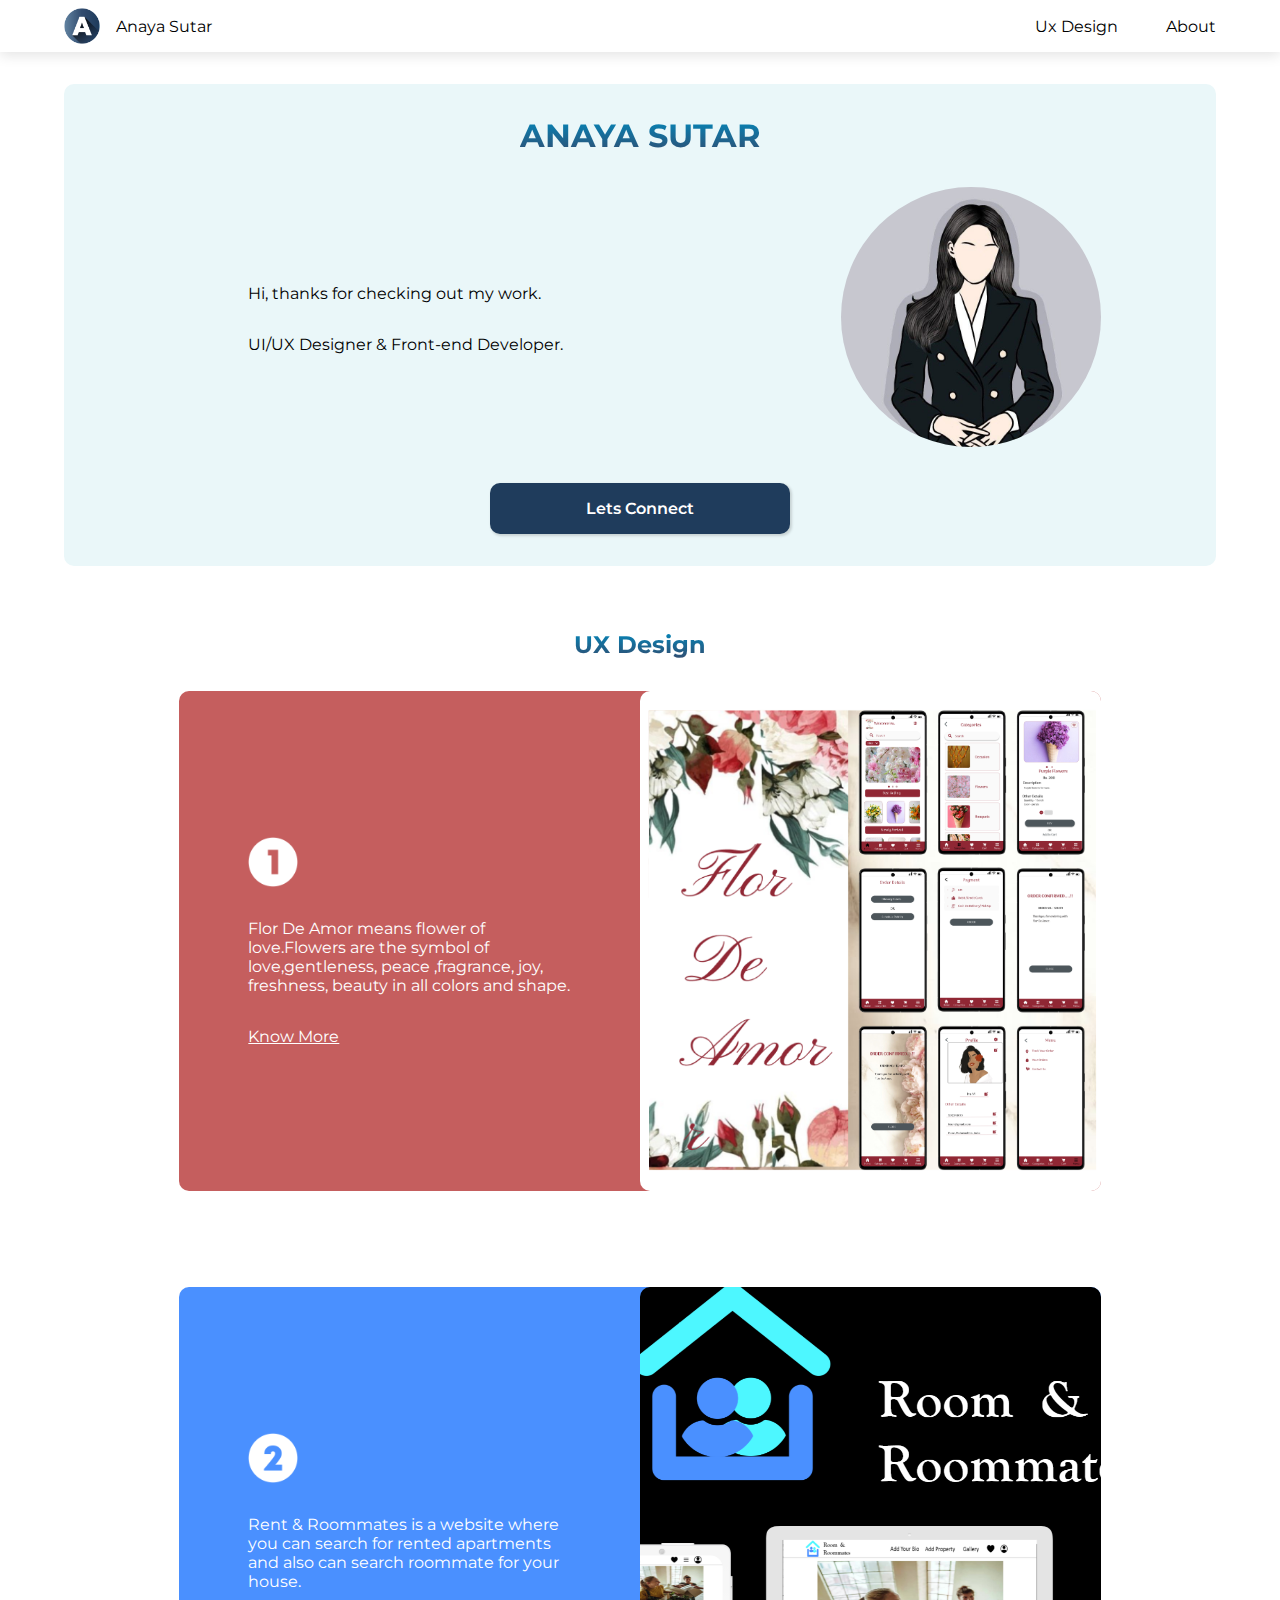
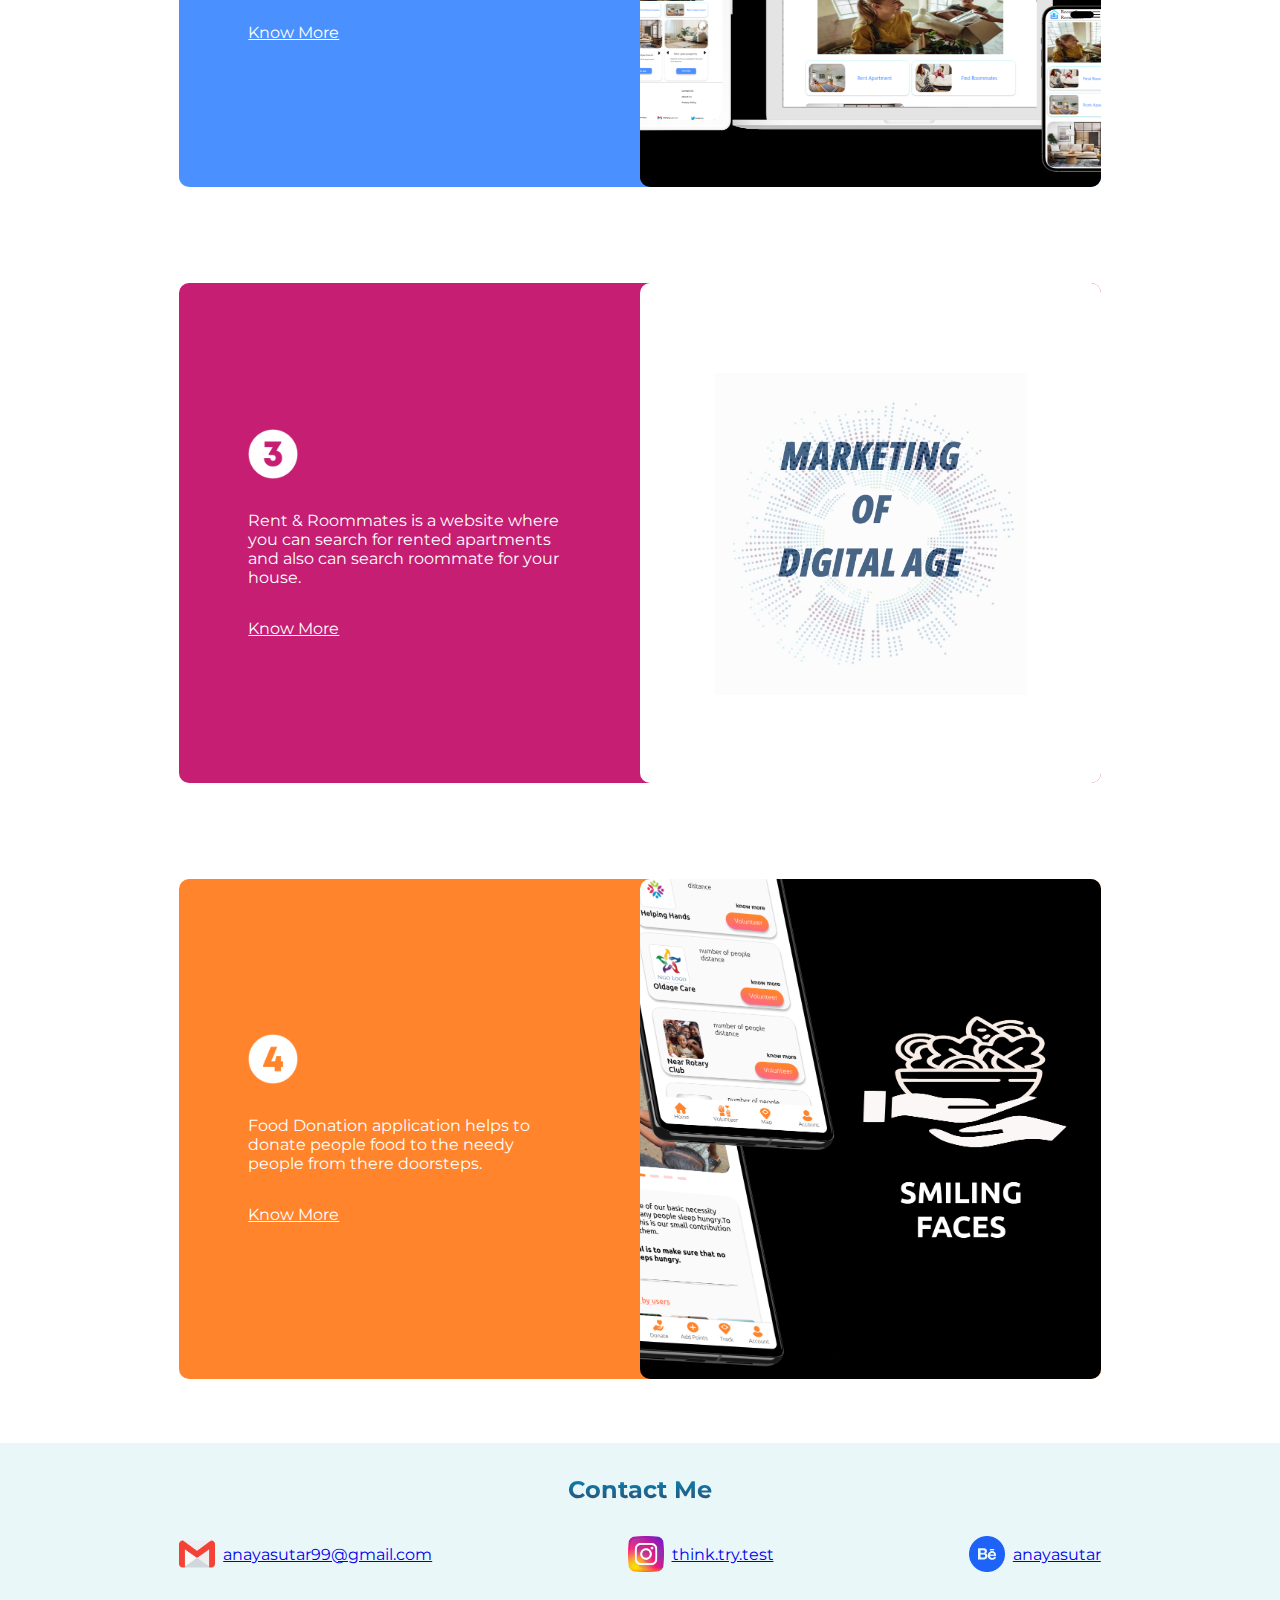
<file: index.html>
<!DOCTYPE html>
<html lang="en">
  <head>
    <meta charset="UTF-8" />
    <meta name="viewport" content="width=device-width, initial-scale=1.0" />
    <link rel="preconnect" href="https://fonts.googleapis.com" />
    <link rel="preconnect" href="https://fonts.gstatic.com" crossorigin />
    <link
      href="https://fonts.googleapis.com/css2?family=Montserrat:ital,wght@0,100..900;1,100..900&display=swap"
      rel="stylesheet"
    />
    <title>Document</title>
    <link rel="stylesheet" href="style.css" />
  </head>
  <body>
    <!-- Main Page -->
    <div class="nav-bar">
      <nav>
        <div class="logo">
          <img class="a" src="./logo.png" alt="logo" />
          <a class="b" href="./index.html">Anaya Sutar</a>
        </div>

        <ul>
          <li><a class="b" href="#ux">Ux Design</a></li>
          <!-- <li>Development</li>
          <li>Blogs</li> -->
          <li><a class="b" href="./about.html">About</a></li>
        </ul>
      </nav>
    </div>
    <div class="container">
      <div class="content bgcolor">
        <h1>ANAYA SUTAR</h1>
        <div class="info">
          <div class="ptext">
            <div class="pinfo">
              <p>Hi, thanks for checking out my work.</p>
              <p>UI/UX Designer & Front-end Developer.</p>
            </div>
          </div>
          <div class="myimage">
            <img src="./myimage.jpeg" alt="" />
          </div>
        </div>
        <a href="#footer"><button>Lets Connect</button></a>
      </div>
      <!-- Portfolio page 1 -->
      <div class="container" id="ux">
        <div class="content">
          <h2>UX Design</h2>
          <div class="info color">
            <div class="ptext">
              <div class="pinfo white">
                <img class="number" src="./number-img/number-1.png" alt="1" />
                <p>
                  Flor De Amor means flower of love.Flowers are the symbol of
                  love,gentleness, peace ,fragrance, joy, freshness, beauty in
                  all colors and shape.
                </p>
                <a class="know" href="flourdeamour.html"> Know More</a>
              </div>
            </div>
            <div class="pimage">
              <img src="./Flordeamor.png" alt="image1" />
            </div>
          </div>
        </div>
      </div>
      <!-- Portfolio page 2 -->
      <div class="container">
        <div class="content">
          <!-- <h2>UX Design</h2> -->
          <div class="info color1">
            <div class="ptext">
              <div class="pinfo white">
                <img class="number" src="./number-img/number-2.png" alt="1" />
                <p>
                  Rent & Roommates is a website where you can search for rented
                  apartments and also can search roommate for your house.
                </p>
                <a class="know" href="./rent&roomate.html"> Know More</a>
              </div>
            </div>
            <div class="pimage">
              <img
                class="border"
                src="./room&roommates/Screenshot (130).png"
                alt="image2"
              />
            </div>
          </div>
        </div>
      </div>
      <!-- Portfolio page 3 -->
      <div class="container">
        <div class="content">
          <!-- <h2>UX Design</h2> -->
          <div class="info color2">
            <div class="ptext">
              <div class="pinfo white">
                <img class="number" src="./number-img/number-3.png" alt="1" />
                <p>
                  Rent & Roommates is a website where you can search for rented
                  apartments and also can search roommate for your house.
                </p>
                <a class="know" href="./worldofdigital.html"> Know More</a>
              </div>
            </div>
            <div class="pimage">
              <img src="./worldofm/Front Page.png" alt="image2" />
            </div>
          </div>
        </div>
      </div>
      <!-- Portfolio page 4 -->
      <div class="container">
        <div class="content">
          <!-- <h2>UX Design</h2> -->
          <div class="info color3">
            <div class="ptext">
              <div class="pinfo white">
                <img class="number" src="./number-img/number-4.png" alt="1" />
                <p>
                  Food Donation application helps to donate people food to the
                  needy people from there doorsteps.
                </p>
                <a class="know" href="./Fooddonation.html"> Know More</a>
              </div>
            </div>
            <div class="pimage">
              <img src="./fooddonation/Frame 6 (1).png" alt="image2" />
            </div>
          </div>
        </div>
      </div>
    </div>
    <footer class="bgcolor" id="footer">
      <div class="content">
        <h2>Contact Me</h2>
        <ul class="info">
          <li>
            <img src="./Footer/gmail.png" alt="gmail" /><a
              href="mailto:anayasutar99@gmail.com"
              >anayasutar99@gmail.com</a
            >
          </li>
          <li>
            <img src="./Footer/instagram.png" alt="insta" /><a
              href="https://www.instagram.com/think.try.test/"
              >think.try.test</a
            >
          </li>
          <li>
            <img src="./Footer/behance.png" alt="behance" /><a
              href="https://www.behance.net/anayasutar"
              >anayasutar</a
            >
          </li>
        </ul>
      </div>
    </footer>
  </body>
</html>
</file>
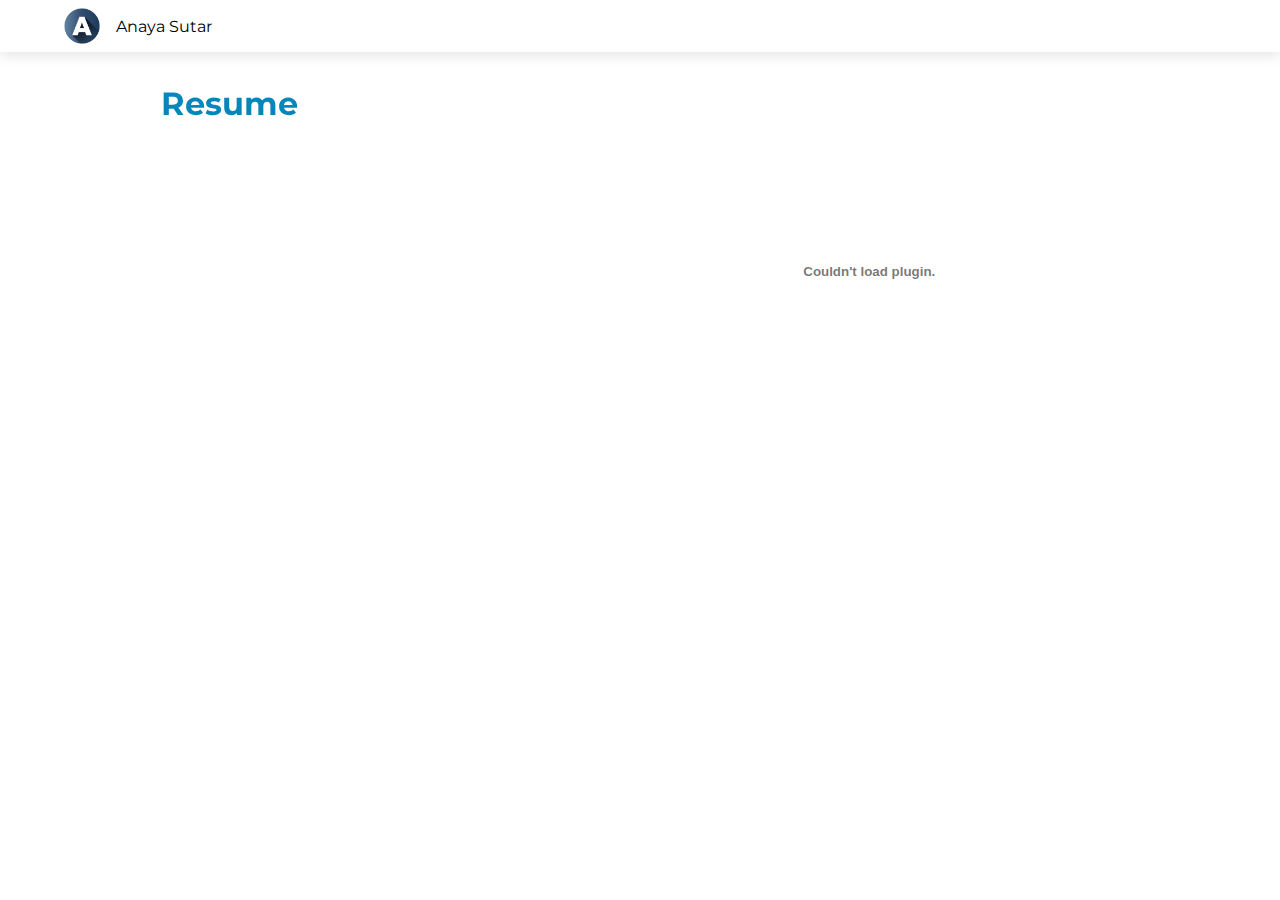
<file: about.html>
<html lang="en">
  <head>
    <meta charset="UTF-8" />
    <meta name="viewport" content="width=device-width, initial-scale=1.0" />
    <link rel="preconnect" href="https://fonts.googleapis.com" />
    <link rel="preconnect" href="https://fonts.gstatic.com" crossorigin />
    <link
      href="https://fonts.googleapis.com/css2?family=Montserrat:ital,wght@0,100..900;1,100..900&display=swap"
      rel="stylesheet"
    />
    <link rel="stylesheet" href="./style.css" />
    <title>First Portfolio</title>

    <style>
      h1 {
        text-align: center;
      }

      .images {
        margin: 0 auto;
        padding: 2rem 0;
        display: flex;
        justify-content: space-around;
      }
    </style>
  </head>
  <body>
    <div class="nav-bar">
      <nav>
        <div class="logo">
          <img class="a" src="./logo.png" alt="logo" />
          <a class="b" href="./index.html">Anaya Sutar</a>
        </div>

        <!-- <ul>
          <li>Ux Design</li>
          <li>Development</li>
                        <li>Blogs</li>
          <li>About</li>
        </ul> -->
      </nav>
    </div>

    <div class="container">
      <div class="images">
        <h1>Resume</h1>

        <embed
          src="./resume/resume.pdf"
          width="500"
          height="375"
          type="application/pdf"
        />
      </div>
    </div>
  </body>
</html>
</file>
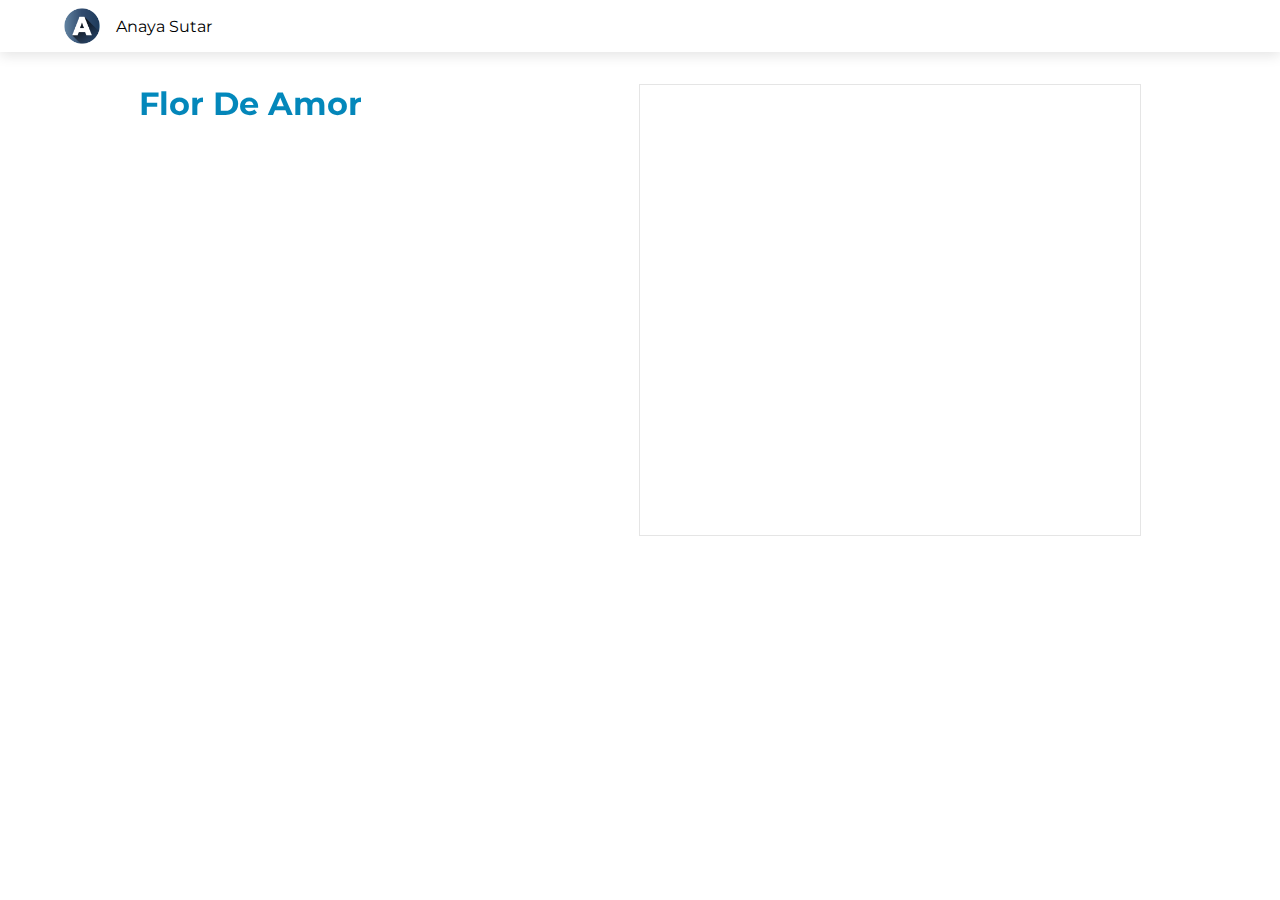
<file: flourdeamour.html>
<!DOCTYPE html>
<html lang="en">
  <head>
    <meta charset="UTF-8" />
    <meta name="viewport" content="width=device-width, initial-scale=1.0" />
    <link rel="preconnect" href="https://fonts.googleapis.com" />
    <link rel="preconnect" href="https://fonts.gstatic.com" crossorigin />
    <link
      href="https://fonts.googleapis.com/css2?family=Montserrat:ital,wght@0,100..900;1,100..900&display=swap"
      rel="stylesheet"
    />
    <link rel="stylesheet" href="./style.css" />
    <title>First Portfolio</title>

    <style>
      h1 {
        text-align: center;
      }

      iframe {
        display: block;
        /* margin-left: auto;
        margin-right: auto; */
        width: 500px;
      }
      .images {
        margin: 0 auto;
        padding: 2rem 0;
        display: flex;
        justify-content: space-around;
      }
    </style>
  </head>
  <body>
    <div class="nav-bar">
      <nav>
        <div class="logo">
          <img class="a" src="./logo.png" alt="logo" />
          <a class="b" href="./index.html">Anaya Sutar</a>
        </div>
        <!-- <ul>
          <li><a class="b" href="#ux">Ux Design</a></li>
          <li>Development</li>
          <li>Blogs</li>
          <li><a class="b" href="./about.html">About</a></li>
        </ul> -->
      </nav>
    </div>

    <div class="container">
      <div class="images">
        <h1>Flor De Amor</h1>
        <iframe
          style="border: 1px solid rgba(0, 0, 0, 0.1)"
          width="800"
          height="450"
          src="https://www.figma.com/embed?embed_host=share&url=https%3A%2F%2Fwww.figma.com%2Fproto%2F5xxnqNL6iZYwQXnB2ylLlo%2FFlower-arrangement-application%3Ftype%3Ddesign%26node-id%3D404-3951%26t%3D2eiQjxJJUOMEevs5-1%26scaling%3Dscale-down-width%26page-id%3D402%253A3201%26mode%3Ddesign"
          allowfullscreen
        ></iframe>

        <!-- 
        <img src="./flordeamor/Page 1.png" alt="Page1" />
        <img src="./flordeamor/Page 2.png" alt="Page2" />
        <img src="./flordeamor/Page 3.png" alt="Page3" />
        <img src="./flordeamor/Page 7.svg" alt="Page4" />
        <img src="./flordeamor/Page 5.png" alt="Page5" />
        <img src="./flordeamor/Page 6.png" alt="Page6" /> -->
      </div>
    </div>
  </body>
</html>
</file>
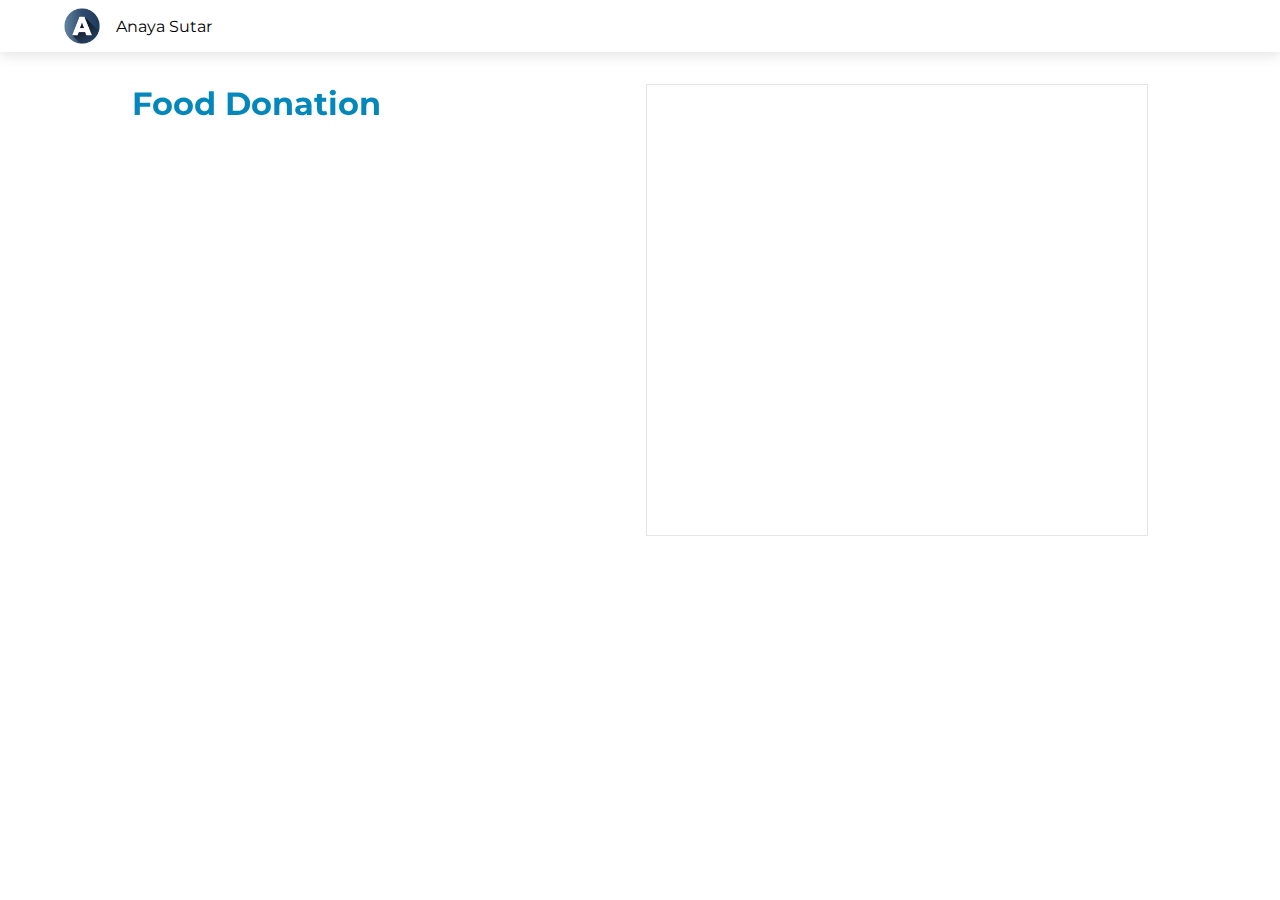
<file: Fooddonation.html>
<!DOCTYPE html>
        <html lang="en">
          <head>
            <meta charset="UTF-8" />
            <meta
              name="viewport"
              content="width=device-width, initial-scale=1.0"
            />
            <link rel="preconnect" href="https://fonts.googleapis.com" />
            <link
              rel="preconnect"
              href="https://fonts.gstatic.com"
              crossorigin
            />
            <link
              href="https://fonts.googleapis.com/css2?family=Montserrat:ital,wght@0,100..900;1,100..900&display=swap"
              rel="stylesheet"
            />
            <link rel="stylesheet" href="./style.css" />
            <title>Portfolio</title>

            <style>
              h1 {
                text-align: center;
              }

              iframe {
                display: block;
                /* margin-left: auto;
        margin-right: auto; */
                width: 500px;
              }
              .images {
                margin: 0 auto;
                padding: 2rem 0;
                display: flex;
                justify-content: space-around;
              }
            </style>
          </head>
          <body>
            <div class="nav-bar">
              <nav>
                <div class="logo">
                  <img class="a" src="./logo.png" alt="logo" />
                  <a class="b" href="./index.html">Anaya Sutar</a>
                </div>

                <!-- <ul>
          <li>Ux Design</li>
          <li>Development</li>
                        <li>Blogs</li>
          <li>About</li>
        </ul> -->
              </nav>
            </div>

            <div class="container">
              <div class="images">
                <h1>Food Donation</h1>
                <iframe style="border: 1px solid rgba(0, 0, 0, 0.1);" width="800" height="450" src="https://www.figma.com/embed?embed_host=share&url=https%3A%2F%2Fwww.figma.com%2Fproto%2Fk379VNi7v2HqlJrvGSxQyY%2FVISUAL-OF-FOOD-DONATION%3Ftype%3Ddesign%26node-id%3D46-11%26t%3DcJCUefTmO6Nhh4Av-1%26scaling%3Dscale-down%26page-id%3D0%253A1%26starting-point-node-id%3D701%253A1133%26mode%3Ddesign" allowfullscreen></iframe>
              </div>
            </div>
          </body>
        </html>
      </div>
    </div>
  </body>
</html>
</file>
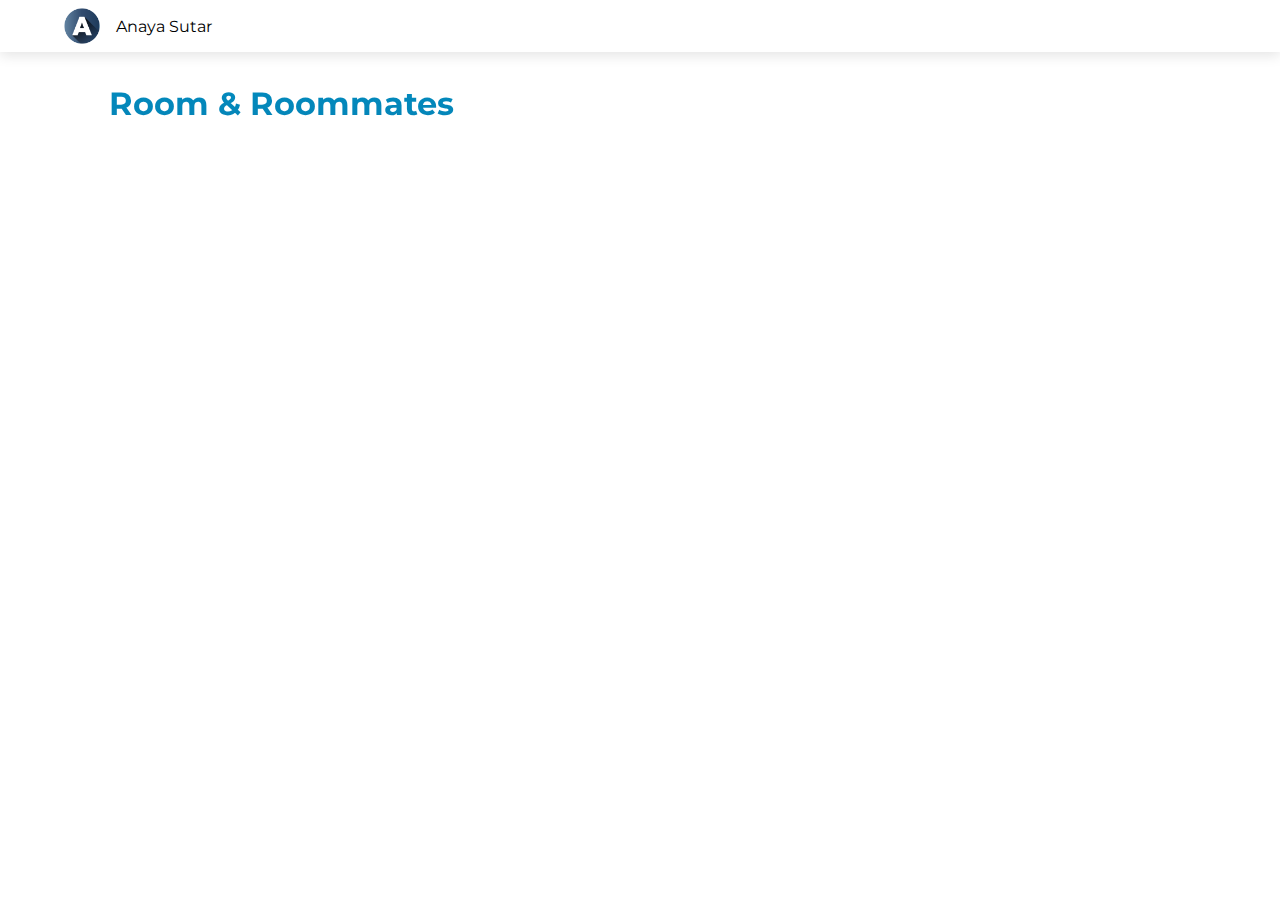
<file: rent&roomate.html>
<!DOCTYPE html>
<html lang="en">
  <head>
    <meta charset="UTF-8" />
    <meta name="viewport" content="width=device-width, initial-scale=1.0" />
    <link rel="preconnect" href="https://fonts.googleapis.com" />
    <link rel="preconnect" href="https://fonts.gstatic.com" crossorigin />
    <link
      href="https://fonts.googleapis.com/css2?family=Montserrat:ital,wght@0,100..900;1,100..900&display=swap"
      rel="stylesheet"
    />
    <link rel="stylesheet" href="./style.css" />
    <title>First Portfolio</title>

    <style>
      h1 {
        text-align: center;
      }

      iframe {
        display: block;
        /* margin-left: auto;
        margin-right: auto; */
        width: 500px;
      }
      .images {
        margin: 0 auto;
        padding: 2rem 0;
        display: flex;
        justify-content: space-around;
      }
    </style>
  </head>
  <body>
    <div class="nav-bar">
      <nav>
        <div class="logo">
          <img class="a" src="./logo.png" alt="logo" />
          <a class="b" href="./index.html">Anaya Sutar</a>
        </div>

        <!-- <ul>
          <li>Ux Design</li>
          <li>Development</li>
                        <li>Blogs</li>
          <li>About</li>
        </ul> -->
      </nav>
    </div>

    <div class="container">
      <div class="images">
        <h1>Room & Roommates</h1>
        <iframe
          src="https://www.behance.net/embed/project/163711837?ilo0=1"
          allowfullscreen
          lazyload
          frameborder="0"
          allow="clipboard-write"
          width="800"
          height="450"
          refererPolicy="strict-origin-when-cross-origin"
        ></iframe>
      </div>
    </div>
  </body>
</html>
</file>
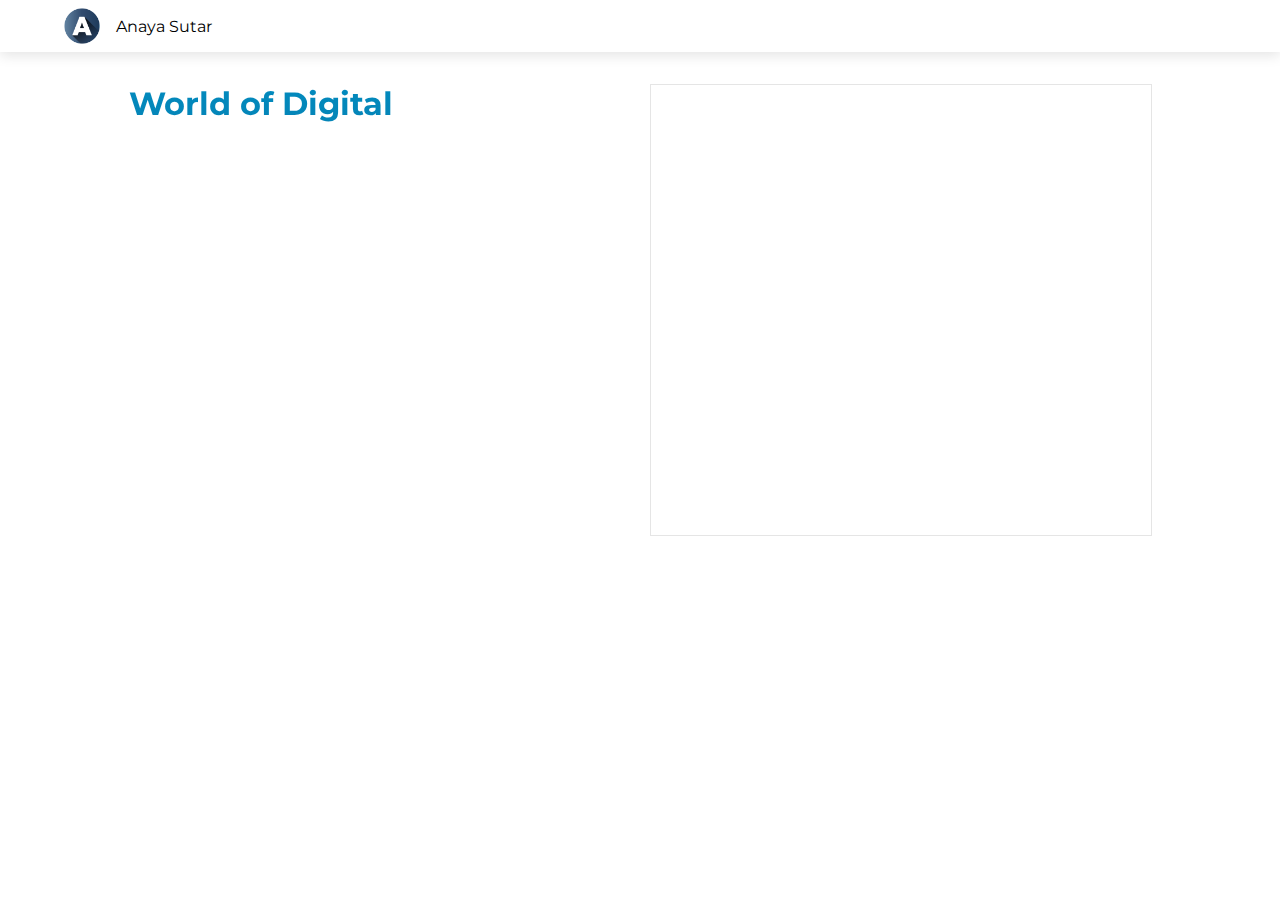
<file: worldofdigital.html>
<!DOCTYPE html>
<html lang="en">
  <head>
    <meta charset="UTF-8" />
    <meta name="viewport" content="width=device-width, initial-scale=1.0" />
    <link rel="preconnect" href="https://fonts.googleapis.com" />
    <link rel="preconnect" href="https://fonts.gstatic.com" crossorigin />
    <link
      href="https://fonts.googleapis.com/css2?family=Montserrat:ital,wght@0,100..900;1,100..900&display=swap"
      rel="stylesheet"
    />
    <link rel="stylesheet" href="./style.css" />
    <title>Portfolio</title>

    <style>
      h1 {
        text-align: center;
      }

      iframe {
        display: block;
        /* margin-left: auto;
        margin-right: auto; */
        width: 500px;
      }
      .images {
        margin: 0 auto;
        padding: 2rem 0;
        display: flex;
        justify-content: space-around;
      }
    </style>
  </head>
  <body>
    <div class="nav-bar">
      <nav>
        <div class="logo">
          <img class="a" src="./logo.png" alt="logo" />
          <a class="b" href="./index.html">Anaya Sutar</a>
        </div>

        <!-- <ul>
          <li>Ux Design</li>
          <li>Development</li>
                        <li>Blogs</li>
          <li>About</li>
        </ul> -->
      </nav>
    </div>

    <div class="container">
      <div class="images">
        <h1>World of Digital</h1>
        <iframe
          style="border: 1px solid rgba(0, 0, 0, 0.1)"
          width="800"
          height="450"
          src="https://www.figma.com/embed?embed_host=share&url=https%3A%2F%2Fwww.figma.com%2Fproto%2F4Nz7RdVNbRSre420iZGELE%2FDigital-Marketing-Website%3Ftype%3Ddesign%26node-id%3D3-3%26t%3DOPaLcusALPcsU4LG-1%26scaling%3Dscale-down%26page-id%3D0%253A1%26starting-point-node-id%3D3%253A3%26mode%3Ddesign"
          allowfullscreen
        ></iframe>
      </div>
    </div>
  </body>
</html>
</file>
<file: style.css>
* {
  padding: 0%;
  margin: 0%;
}
body {
  font-family: "Montserrat", sans-serif;
}
.nav-bar {
  width: 100%;
  box-shadow: rgba(0, 0, 0, 0.1) 0px 4px 12px;
}

nav {
  display: flex;
  padding: 0.5rem 0;
  width: 90%;
  align-items: center;
  justify-content: space-between;
  margin: 0 auto;
}
.logo {
  display: flex;
  font-weight: 400;
  /* font-size: 48px; */
  /* width: 50%; */
  gap: 1rem;
  align-items: center;
}

.a {
  width: 36px;
  height: 36px;
}

ul {
  list-style-type: none;
  display: flex;
  /* width: 50%; */
  gap: 3rem;
}

.container {
  width: 100%;
}

.content {
  width: 90%;
  margin: 2rem auto;
  display: flex;
  flex-direction: column;
  align-items: center;
  gap: 2rem;
  padding: 2rem 0;
  border-radius: 10px;
}
.info {
  display: flex;
  align-items: center;
  justify-content: space-between;
  width: 80%;
  margin: 0 auto;
  border-radius: 10px;
}
.pinfo {
  width: 70%;
  display: flex;
  flex-direction: column;
  gap: 2rem;
}
.white {
  color: white;
}

.ptext {
  width: 50%;
  padding: 4rem 0;
  display: inline-block;
  display: flex;
  /* flex-direction: column; */
  justify-content: center;
  align-items: center;
}

.myimage img {
  width: 260px;
  /* height: 50px; */
  object-fit: cover;
  border-radius: 50%;
}

button {
  padding: 1rem 6rem;
  font-family: "Montserrat", sans-serif;
  font-size: 1rem;
  font-weight: 600;
  border: 0;
  border-radius: 10px;
  box-shadow: rgba(0, 0, 0, 0.15) 1.95px 1.95px 2.6px;
  cursor: pointer;
  background-color: #1f3c5c;
  color: white;
}

button:hover {
  background-color: #6384a2;
  color: white;
}

/* Portfolio Pages */

.pimage {
  width: 50%;
}

.pimage img {
  width: 100%;
  height: 500px;
  object-fit: cover;
  border-radius: 10px;
  display: flex;
  float: right;
}

.number {
  width: 50px;
}
/* colors */

h1 {
  background: -webkit-linear-gradient(#018abe, #314c6f);
  -webkit-background-clip: text;
  -webkit-text-fill-color: transparent;
}

h2 {
  background: -webkit-linear-gradient(#018abe, #314c6f);
  -webkit-background-clip: text;
  -webkit-text-fill-color: transparent;
}

.bgcolor {
  background-color: #eaf7f9;
}

.know {
  color: #fff;
}

.b {
  color: black;
  text-decoration: none;
}
.color {
  background-color: #c55e5e;
}

.color1 {
  background-color: #4a90ff;
  /* height: 500px; */
  /* background-color: gray; */
}
/* .border {
  height: 500px;
} */
.black {
  color: black;
}
.color2 {
  background-color: #c51e72;
}

.color3 {
  background-color: #ff842b;
}

footer img {
  width: 36px;
  height: 36px;
}
.content ul li {
  display: flex;
  align-items: center;
  gap: 0.5rem;
}
</file>
